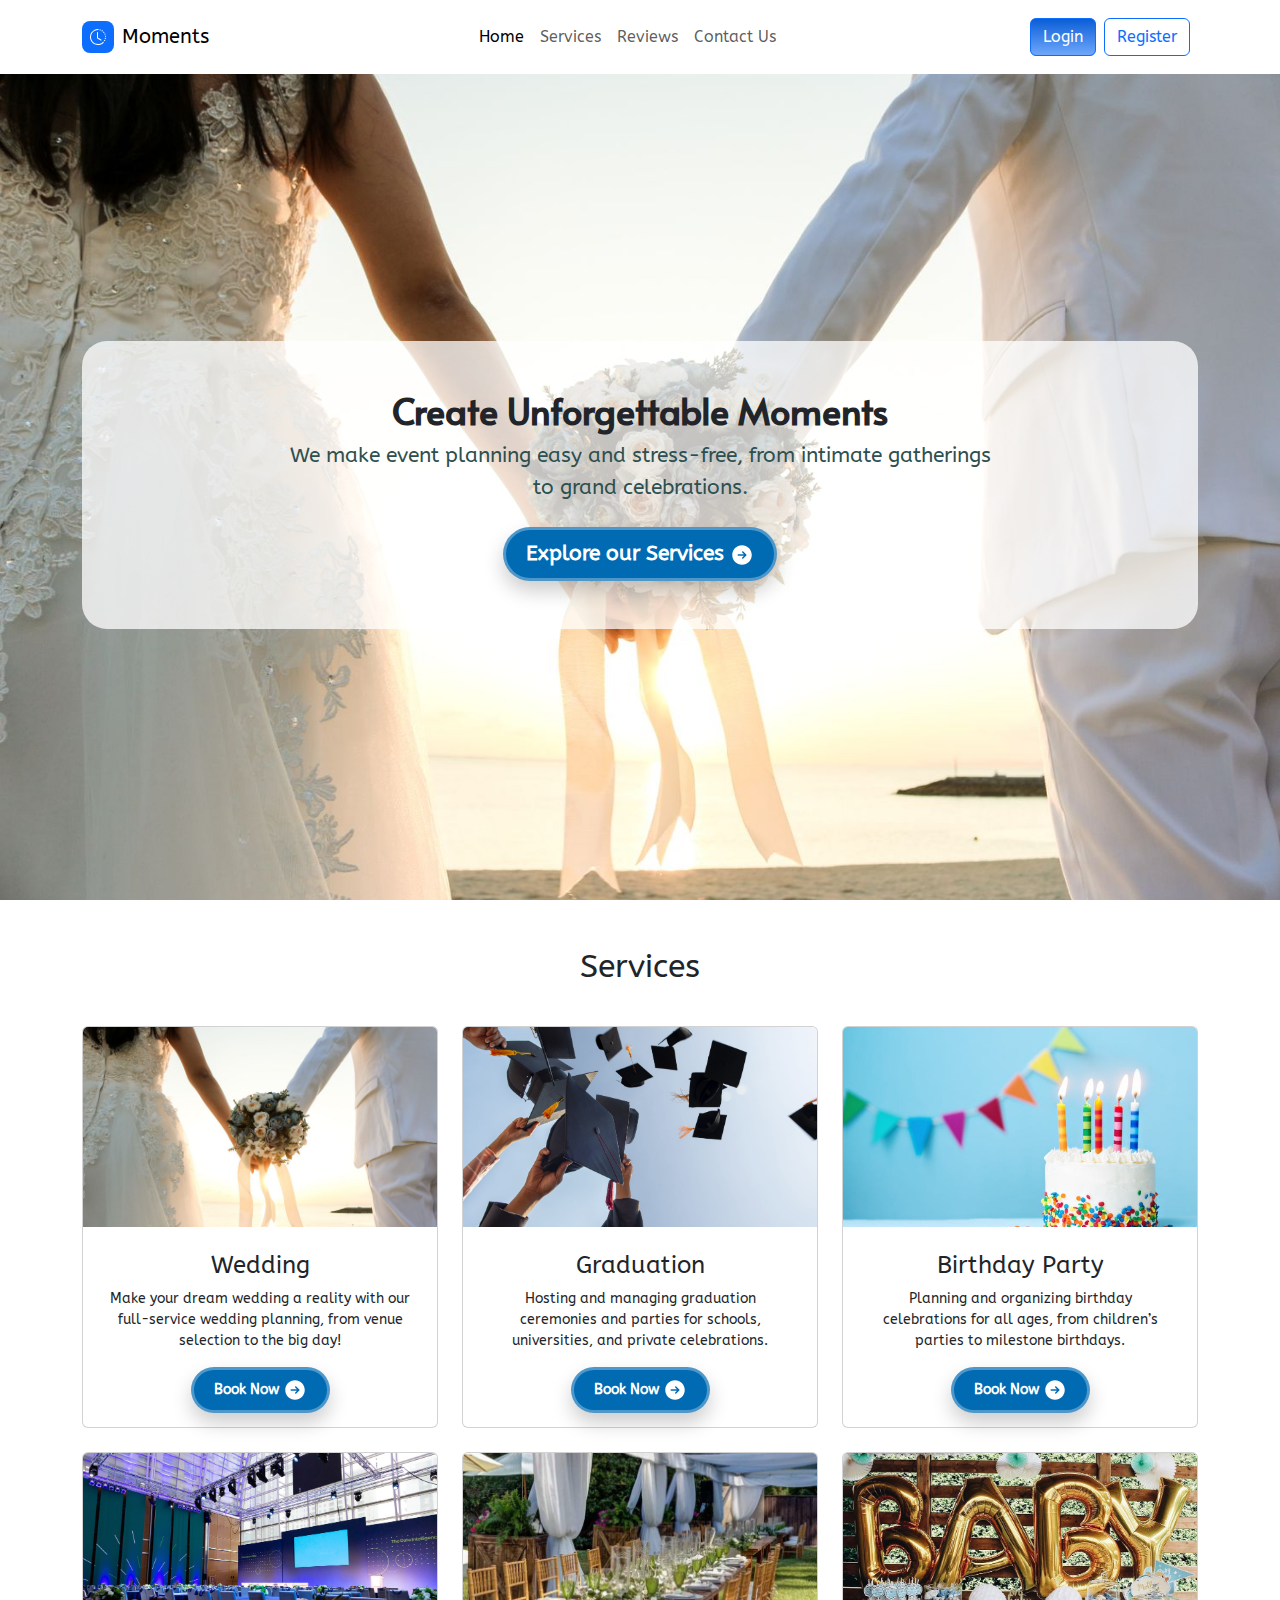
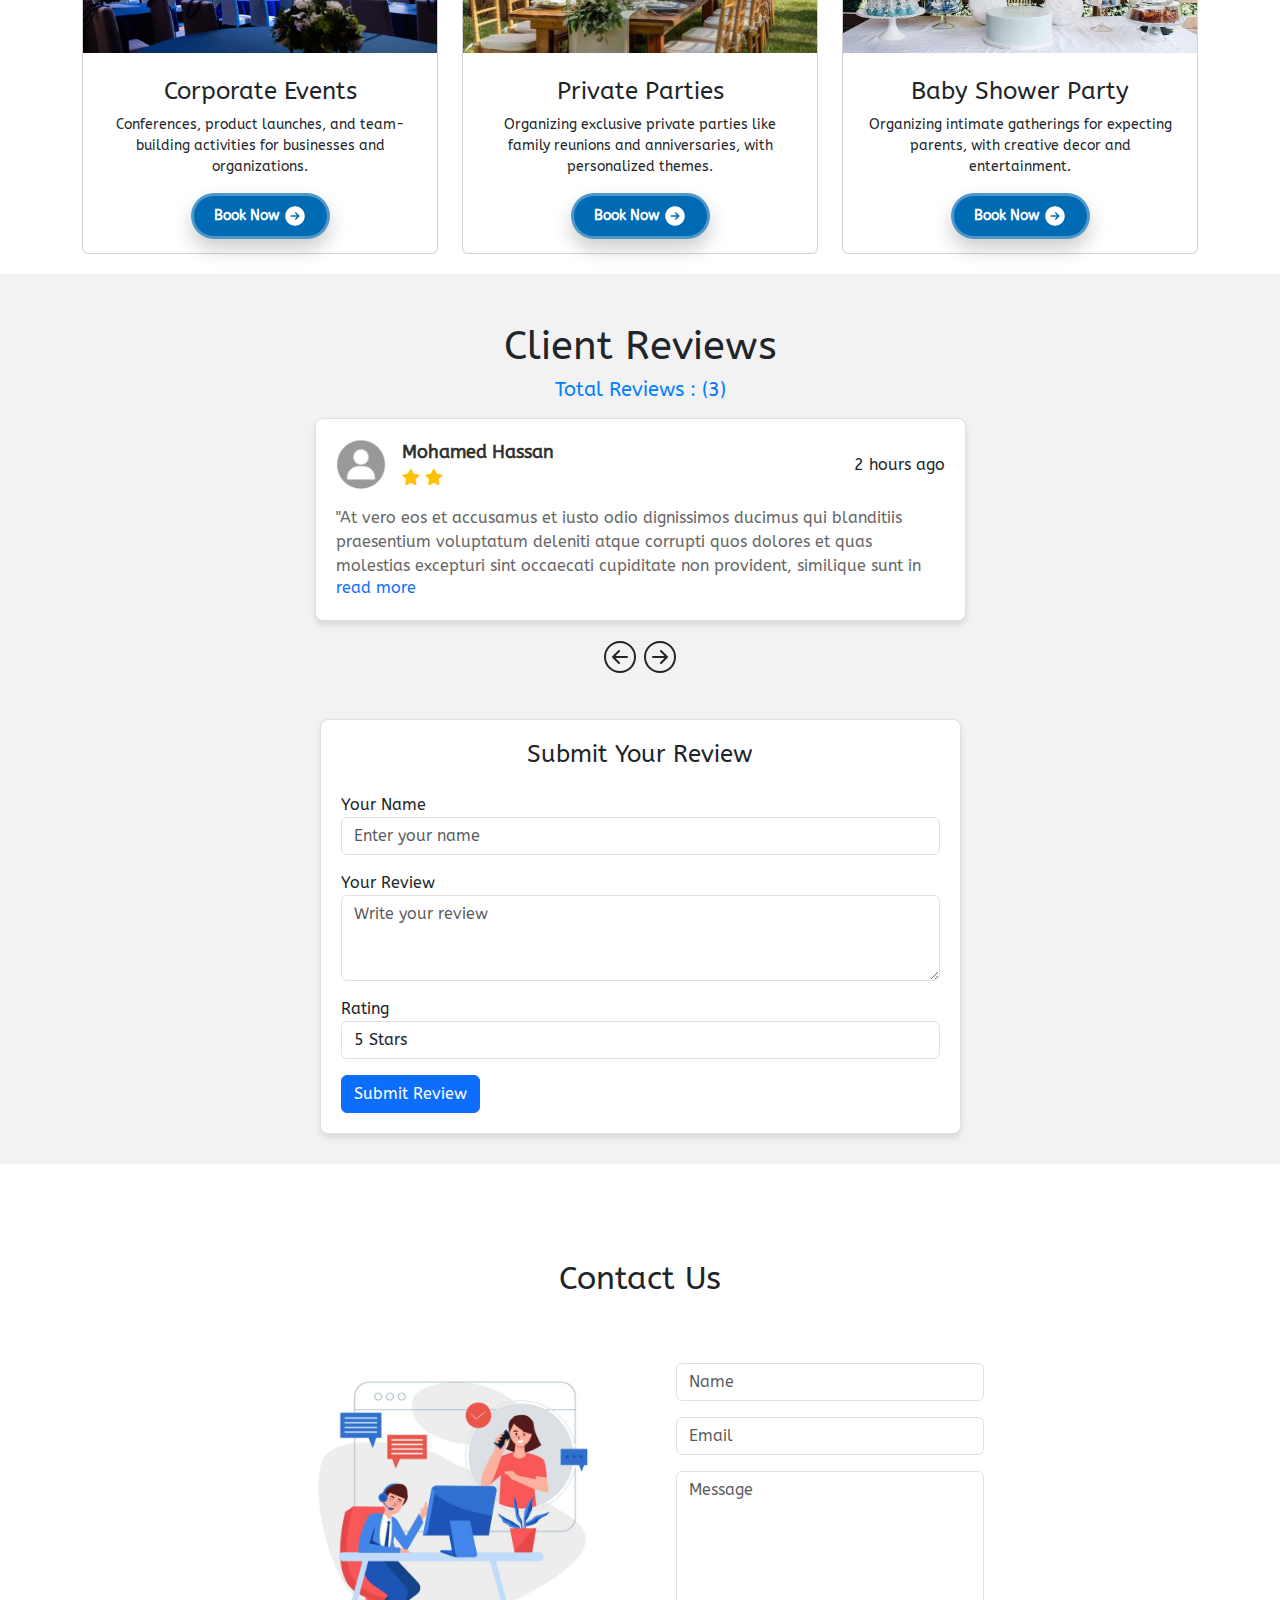
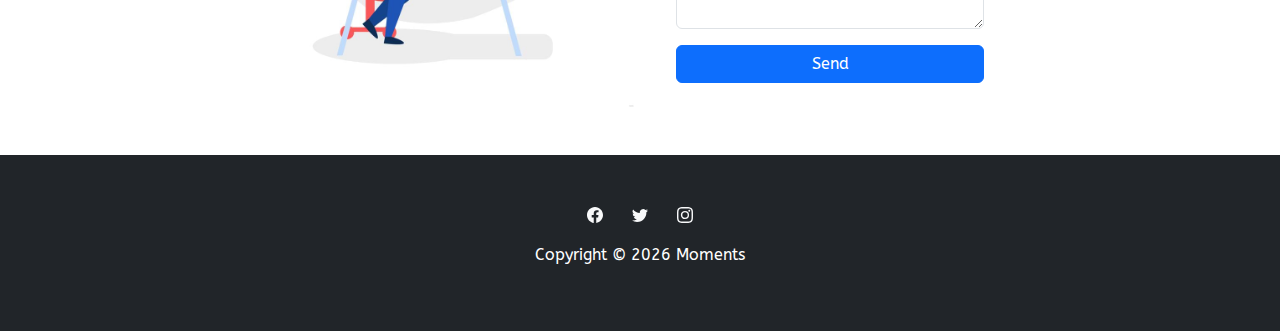
<file: index.html>
<!DOCTYPE html>
<html data-bs-theme="light" lang="en">

<head>
  <meta charset="utf-8">
  <meta name="viewport" content="width=device-width, initial-scale=1.0, shrink-to-fit=no">
  <title>Moments</title>
  <link rel="stylesheet" href="assets/bootstrap/css/bootstrap.min.css">
  <link rel="stylesheet" href="https://fonts.googleapis.com/css?family=ABeeZee&amp;display=swap">
  <link rel="stylesheet" href="https://fonts.googleapis.com/css?family=ADLaM+Display&amp;display=swap">
  <link rel="stylesheet" href="https://fonts.googleapis.com/css?family=Akshar&amp;display=swap">
  <link rel="stylesheet" href="https://fonts.googleapis.com/css?family=Alata&amp;display=swap">
  <link rel="stylesheet" href="https://fonts.googleapis.com/css?family=Allerta&amp;display=swap">
  <link rel="stylesheet" href="assets/fonts/fontawesome-all.min.css">
  <link rel="stylesheet" href="assets/css/nav.css">
  <link rel="stylesheet" href="assets/css/styles.css">
  <link rel="icon" href="assets/img/favicon.ico" type="image/x-icon">
</head>

<body>
  <nav class="navbar navbar-expand-md fixed-top bg-body py-3">
    <div class="container"><a class="navbar-brand d-flex align-items-center" href="index.html"><span
          class="bs-icon-sm bs-icon-rounded bs-icon-primary d-flex justify-content-center align-items-center me-2 bs-icon"><svg
            xmlns="http://www.w3.org/2000/svg" width="1em" height="1em" fill="currentColor" viewBox="0 0 16 16"
            class="bi bi-clock-history">
            <path
              d="M8.515 1.019A7 7 0 0 0 8 1V0a8 8 0 0 1 .589.022zm2.004.45a7.003 7.003 0 0 0-.985-.299l.219-.976c.383.086.76.2 1.126.342zm1.37.71a7.01 7.01 0 0 0-.439-.27l.493-.87a8.025 8.025 0 0 1 .979.654l-.615.789a6.996 6.996 0 0 0-.418-.302zm1.834 1.79a6.99 6.99 0 0 0-.653-.796l.724-.69c.27.285.52.59.747.91l-.818.576zm.744 1.352a7.08 7.08 0 0 0-.214-.468l.893-.45a7.976 7.976 0 0 1 .45 1.088l-.95.313a7.023 7.023 0 0 0-.179-.483m.53 2.507a6.991 6.991 0 0 0-.1-1.025l.985-.17c.067.386.106.778.116 1.17l-1 .025zm-.131 1.538c.033-.17.06-.339.081-.51l.993.123a7.957 7.957 0 0 1-.23 1.155l-.964-.267c.046-.165.086-.332.12-.501zm-.952 2.379c.184-.29.346-.594.486-.908l.914.405c-.16.36-.345.706-.555 1.038l-.845-.535m-.964 1.205c.122-.122.239-.248.35-.378l.758.653a8.073 8.073 0 0 1-.401.432l-.707-.707z">
            </path>
            <path d="M8 1a7 7 0 1 0 4.95 11.95l.707.707A8.001 8.001 0 1 1 8 0z"></path>
            <path
              d="M7.5 3a.5.5 0 0 1 .5.5v5.21l3.248 1.856a.5.5 0 0 1-.496.868l-3.5-2A.5.5 0 0 1 7 9V3.5a.5.5 0 0 1 .5-.5">
            </path>
          </svg></span><span>Moments</span></a><button data-bs-toggle="collapse" class="navbar-toggler"
        data-bs-target="#navcol-3"><span class="visually-hidden">Toggle navigation</span><span
          class="navbar-toggler-icon"></span></button>
      <div class="collapse navbar-collapse" id="navcol-3">
        <ul class="navbar-nav mx-auto">
          <li class="nav-item"><a class="nav-link active" href="#hero-section">Home</a></li>
          <li class="nav-item"><a class="nav-link" href="#services">Services</a></li>
          <li class="nav-item"><a class="nav-link" href="#reviews">Reviews</a></li>
          <li class="nav-item"></li>
          <li class="nav-item"><a class="nav-link" href="#contact">Contact Us</a></li>
          <li class="nav-item"></li>
          <li class="nav-item"></li>
          <li class="nav-item"></li>
        </ul><a href="login.html"><button class="btn btn-primary nav-btn" type="button"
            style="background: linear-gradient(var(--bs-btn-hover-bg), #6ea7fb 100%), rgb(13, 110, 253);border-radius: 6px;">Login</button></a><a
          href="register.html"><button class="btn nav-btn btn-outline-primary" type="button">Register</button></a>
      </div>
    </div>
  </nav>

  <main>
    <div id="hero-section">
      <div class="container">
        <section class="hero-banner py-5">
          <div class="container h-100">
            <div class="row h-100">
              <div
                class="col-md-10 col-xl-8 text-center d-flex d-sm-flex d-md-flex justify-content-center align-items-center mx-auto justify-content-md-start align-items-md-center justify-content-xl-center">
                <div>
                  <h1 class="fw-bold mb-3++" style="font-size: 36.1px;font-family: Alata, sans-serif;">Create
                    Unforgettable Moments</h1>
                  <p class="mb-4">We make event planning easy and stress-free, from intimate gatherings to grand
                    celebrations.</p><a href="#services"><button class="button book-btn">
                      Explore our Services
                      <svg fill="currentColor" viewBox="0 0 24 24" class="icon">
                        <path clip-rule="evenodd"
                          d="M12 2.25c-5.385 0-9.75 4.365-9.75 9.75s4.365 9.75 9.75 9.75 9.75-4.365 9.75-9.75S17.385 2.25 12 2.25zm4.28 10.28a.75.75 0 000-1.06l-3-3a.75.75 0 10-1.06 1.06l1.72 1.72H8.25a.75.75 0 000 1.5h5.69l-1.72 1.72a.75.75 0 101.06 1.06l3-3z"
                          fill-rule="evenodd"></path>
                      </svg>
                    </button></a>
                </div>
              </div>
            </div>
          </div>
        </section>
      </div>
    </div>
    <div id="services" class="text-center">
      <div class="container">
        <h2>Services</h2>
        <div class="row gy-4 row-cols-1 row-cols-md-2 row-cols-xl-3">
          <div class="col">
            <div class="card"><img class="card-img-top w-100 d-block fit-cover" style="height: 200px;"
                src="assets/img/wedding.jpg">
              <div class="card-body p-4">
                <h4 class="card-title">Wedding</h4>
                <p class="card-text" style="font-size: 14px;">Make your dream wedding a reality with our full-service
                  wedding planning, from venue selection to the big day!</p><a href="book.html"><button
                    class="button book-btn">
                    Book Now
                    <svg fill="currentColor" viewBox="0 0 24 24" class="icon">
                      <path clip-rule="evenodd"
                        d="M12 2.25c-5.385 0-9.75 4.365-9.75 9.75s4.365 9.75 9.75 9.75 9.75-4.365 9.75-9.75S17.385 2.25 12 2.25zm4.28 10.28a.75.75 0 000-1.06l-3-3a.75.75 0 10-1.06 1.06l1.72 1.72H8.25a.75.75 0 000 1.5h5.69l-1.72 1.72a.75.75 0 101.06 1.06l3-3z"
                        fill-rule="evenodd"></path>
                    </svg>
                  </button></a>
              </div>
            </div>
          </div>
          <div class="col">
            <div class="card"><img class="card-img-top w-100 d-block fit-cover" style="height: 200px;"
                src="assets/img/graduation.jpg">
              <div class="card-body p-4">
                <h4 class="card-title">Graduation</h4>
                <p class="card-text" style="font-size: 14px;">Hosting and managing graduation ceremonies and parties for
                  schools, universities, and private celebrations.</p><a href="book.html"
                  style="color: rgb(0,103,255);"><button class="button book-btn">
                    Book Now
                    <svg fill="currentColor" viewBox="0 0 24 24" class="icon">
                      <path clip-rule="evenodd"
                        d="M12 2.25c-5.385 0-9.75 4.365-9.75 9.75s4.365 9.75 9.75 9.75 9.75-4.365 9.75-9.75S17.385 2.25 12 2.25zm4.28 10.28a.75.75 0 000-1.06l-3-3a.75.75 0 10-1.06 1.06l1.72 1.72H8.25a.75.75 0 000 1.5h5.69l-1.72 1.72a.75.75 0 101.06 1.06l3-3z"
                        fill-rule="evenodd"></path>
                    </svg>
                  </button></a>
              </div>
            </div>
          </div>
          <div class="col">
            <div class="card"><img class="card-img-top w-100 d-block fit-cover" style="height: 200px;"
                src="assets/img/birthday.jpg">
              <div class="card-body p-4">
                <h4 class="card-title">Birthday Party</h4>
                <p class="card-text" style="font-size: 14px;">Planning and organizing birthday celebrations for all
                  ages, from children’s parties to milestone birthdays.</p><a href="book.html"><button
                    class="button book-btn">
                    Book Now
                    <svg fill="currentColor" viewBox="0 0 24 24" class="icon">
                      <path clip-rule="evenodd"
                        d="M12 2.25c-5.385 0-9.75 4.365-9.75 9.75s4.365 9.75 9.75 9.75 9.75-4.365 9.75-9.75S17.385 2.25 12 2.25zm4.28 10.28a.75.75 0 000-1.06l-3-3a.75.75 0 10-1.06 1.06l1.72 1.72H8.25a.75.75 0 000 1.5h5.69l-1.72 1.72a.75.75 0 101.06 1.06l3-3z"
                        fill-rule="evenodd"></path>
                    </svg>
                  </button></a>
              </div>
            </div>
          </div>
          <div class="col">
            <div class="card"><img class="card-img-top w-100 d-block fit-cover" style="height: 200px;"
                src="assets/img/corporate-events.jpg">
              <div class="card-body p-4">
                <h4 class="card-title">Corporate Events</h4>
                <p class="card-text" style="font-size: 14px;">Conferences, product launches, and team-building
                  activities for businesses and organizations.</p><a href="book.html"><button class="button book-btn">
                    Book Now
                    <svg fill="currentColor" viewBox="0 0 24 24" class="icon">
                      <path clip-rule="evenodd"
                        d="M12 2.25c-5.385 0-9.75 4.365-9.75 9.75s4.365 9.75 9.75 9.75 9.75-4.365 9.75-9.75S17.385 2.25 12 2.25zm4.28 10.28a.75.75 0 000-1.06l-3-3a.75.75 0 10-1.06 1.06l1.72 1.72H8.25a.75.75 0 000 1.5h5.69l-1.72 1.72a.75.75 0 101.06 1.06l3-3z"
                        fill-rule="evenodd"></path>
                    </svg>
                  </button></a>
              </div>
            </div>
          </div>
          <div class="col">
            <div class="card"><img class="card-img-top w-100 d-block fit-cover" style="height: 200px;"
                src="assets/img/private-parties.jpg">
              <div class="card-body p-4">
                <h4 class="card-title">Private Parties</h4>
                <p class="card-text" style="font-size: 14px;">Organizing exclusive private parties like family reunions
                  and anniversaries, with personalized themes.</p><a href="book.html"><button class="button book-btn">
                    Book Now
                    <svg fill="currentColor" viewBox="0 0 24 24" class="icon">
                      <path clip-rule="evenodd"
                        d="M12 2.25c-5.385 0-9.75 4.365-9.75 9.75s4.365 9.75 9.75 9.75 9.75-4.365 9.75-9.75S17.385 2.25 12 2.25zm4.28 10.28a.75.75 0 000-1.06l-3-3a.75.75 0 10-1.06 1.06l1.72 1.72H8.25a.75.75 0 000 1.5h5.69l-1.72 1.72a.75.75 0 101.06 1.06l3-3z"
                        fill-rule="evenodd"></path>
                    </svg>
                  </button></a>
              </div>
            </div>
          </div>
          <div class="col">
            <div class="card"><img class="card-img-top w-100 d-block fit-cover" style="height: 200px;"
                src="assets/img/baby-shower.jpg">
              <div class="card-body p-4">
                <h4 class="card-title">Baby Shower Party</h4>
                <p class="card-text" style="font-size: 14px;">Organizing intimate gatherings for expecting parents, with
                  creative decor and entertainment.</p><a href="book.html"><button class="button book-btn">
                    Book Now
                    <svg fill="currentColor" viewBox="0 0 24 24" class="icon">
                      <path clip-rule="evenodd"
                        d="M12 2.25c-5.385 0-9.75 4.365-9.75 9.75s4.365 9.75 9.75 9.75 9.75-4.365 9.75-9.75S17.385 2.25 12 2.25zm4.28 10.28a.75.75 0 000-1.06l-3-3a.75.75 0 10-1.06 1.06l1.72 1.72H8.25a.75.75 0 000 1.5h5.69l-1.72 1.72a.75.75 0 101.06 1.06l3-3z"
                        fill-rule="evenodd"></path>
                    </svg>
                  </button></a>
              </div>
            </div>
          </div>
        </div>
      </div>
    </div>
    <div id="reviews" class="pt-5">
      <div class="container">
        <h1 class="text-center">Client Reviews</h1>
        <h5 class="text-center mb-3"><span style="color: rgb(0, 128, 255);">Total Reviews : (</span><span
            id="reviews-no"><span style="color: rgb(0, 128, 255);">0</span></span><span
            style="color: rgb(0, 128, 255);">)</span></h5>
        <div class="align-items-center" id="clients-reviews">
          <div class="col-md-7 col-lg-7 mx-auto">
            <div id="reviews-row">
              <div class="review-card">
                <div id="review-header" class="mb-3">
                  <div class="reviewer-info">
                    <img src="assets/img/avatar.jpg" class="profile-img" />
                    <div>
                      <div class="reviewer-name">Mazen Mohamed</div>
                      <div class="ml-2 review-rating">
                        <i class="fas fa-star"></i>
                        <i class="fas fa-star"></i>
                        <i class="fas fa-star"></i>
                        <i class="fas fa-star"></i>
                        <i class="fas fa-star"></i>
                      </div>
                    </div>
                  </div>
                  <div class="review-time">5 months ago</div>
                </div>
                <p class="review-content">
                  "At vero eos et accusamus et iusto odio dignissimos ducimus qui blanditiis praesentium voluptatum
                  deleniti atque corrupti quos dolores et quas molestias excepturi sint occaecati cupiditate non
                  provident, similique sunt in culpa qui officia deserunt mollitia animi, id est laborum et dolorum
                  fuga."
                </p>
                <span class="read-more">read more</span>
              </div>
              <div class="review-card">
                <div id="review-header" class="mb-3">
                  <div class="reviewer-info">
                    <img src="assets/img/avatar.jpg" class="profile-img" />
                    <div>
                      <div class="reviewer-name">Mohamed Hassan</div>
                      <div class="ml-2 review-rating">
                        <i class="fas fa-star"></i>
                        <i class="fas fa-star"></i>
                      </div>
                    </div>
                  </div>
                  <div class="review-time">2 hours ago</div>
                </div>
                <p class="review-content">
                  "At vero eos et accusamus et iusto odio dignissimos ducimus qui blanditiis praesentium voluptatum
                  deleniti atque corrupti quos dolores et quas molestias excepturi sint occaecati cupiditate non
                  provident, similique sunt in culpa qui officia deserunt mollitia animi, id est laborum et dolorum
                  fuga. Et harum quidem rerum facilis est et expedita distinctio. Nam libero tempore, cum soluta nobis
                  est eligendi optio cumque nihil impedit quo minus id quod maxime placeat facere possimus, omnis
                  voluptas assumenda est, omnis dolor repellendus. Temporibus autem quibusdam et aut officiis debitis
                  aut rerum necessitatibus saepe eveniet ut et voluptates repudiandae sint et molestiae non recusandae.
                  Itaque earum rerum hic tenetur a sapiente delectus, ut aut reiciendis voluptatibus maiores alias
                  consequatur aut perferendis doloribus asperiores repellat."
                </p>
                <span class="read-more">read more</span>
              </div>
              <div class="review-card">
                <div id="review-header" class="mb-3">
                  <div class="reviewer-info">
                    <img src="assets/img/avatar.jpg" class="profile-img" />
                    <div>
                      <div class="reviewer-name">Moussa Mohamed</div>
                      <div class="ml-2 review-rating">
                        <i class="fas fa-star"></i>
                        <i class="fas fa-star"></i>
                        <i class="fas fa-star"></i>
                        <i class="fas fa-star"></i>
                      </div>
                    </div>
                  </div>
                  <div class="review-time">15 Days ago</div>
                </div>
                <p class="review-content">
                  "At vero eos et accusamus et iusto odio dignissimos ducimus qui blanditiis praesentium voluptatum
                  deleniti atque corrupti quos dolores et quas molestias excepturi sint occaecati cupiditate non
                  provident, similique sunt in culpa qui officia deserunt mollitia animi, id est laborum et dolorum
                  fuga. Et harum quidem rerum facilis est et expedita distinctio. Nam libero tempore, cum soluta nobis
                  est eligendi optio cumque nihil impedit quo minus id quod maxime placeat facere possimus, omnis
                  voluptas assumenda est, omnis dolor repellendus. Temporibus autem quibusdam et aut officiis debitis
                  aut rerum necessitatibus saepe eveniet ut et voluptates repudiandae sint et molestiae non recusandae.
                  Itaque earum rerum hic tenetur a sapiente delectus, ut aut reiciendis voluptatibus maiores alias
                  consequatur aut perferendis doloribus asperiores repellat."
                </p>
                <span class="read-more">read more</span>
              </div>
            </div>
          </div>
          <div class="d-flex justify-content-center gap-2 mb-3">
            <div id="l" class="arrow"><svg xmlns="http://www.w3.org/2000/svg" width="1em" height="1em"
                fill="currentColor" viewBox="0 0 16 16" class="bi bi-arrow-left-circle" style="font-size: 32px;">
                <path fill-rule="evenodd"
                  d="M1 8a7 7 0 1 0 14 0A7 7 0 0 0 1 8m15 0A8 8 0 1 1 0 8a8 8 0 0 1 16 0m-4.5-.5a.5.5 0 0 1 0 1H5.707l2.147 2.146a.5.5 0 0 1-.708.708l-3-3a.5.5 0 0 1 0-.708l3-3a.5.5 0 1 1 .708.708L5.707 7.5z">
                </path>
              </svg></div>
            <div id="r" class="arrow"><svg xmlns="http://www.w3.org/2000/svg" width="1em" height="1em"
                fill="currentColor" viewBox="0 0 16 16" class="bi bi-arrow-right-circle" style="font-size: 32px;">
                <path fill-rule="evenodd"
                  d="M1 8a7 7 0 1 0 14 0A7 7 0 0 0 1 8m15 0A8 8 0 1 1 0 8a8 8 0 0 1 16 0M4.5 7.5a.5.5 0 0 0 0 1h5.793l-2.147 2.146a.5.5 0 0 0 .708.708l3-3a.5.5 0 0 0 0-.708l-3-3a.5.5 0 1 0-.708.708L10.293 7.5z">
                </path>
              </svg></div>
          </div>
        </div>
        <div class="row">
          <div class="col-md-7 mx-auto">
            <div class="form-section">
              <h4 class="text-center mb-4">Submit Your Review</h4>
              <form>
                <div class="form-group">
                  <label for="reviewer-name">Your Name</label>
                  <input type="text" class="form-control" id="reviewer-name" placeholder="Enter your name">
                </div>
                <div class="form-group">
                  <label for="review-content">Your Review</label>
                  <textarea class="form-control" id="review-content" rows="3"
                    placeholder="Write your review"></textarea>
                </div>
                <div class="form-group">
                  <label for="review-rating">Rating</label>
                  <select class="form-control" id="review-rating">
                    <option value="5">5 Stars</option>
                    <option value="4">4 Stars</option>
                    <option value="3">3 Stars</option>
                    <option value="2">2 Stars</option>
                    <option value="1">1 Star</option>
                  </select>
                </div>
                <button type="submit" class="btn btn-primary btn-block">Submit Review</button>
              </form>
            </div>
          </div>
        </div>
      </div>
    </div>
    <div id="contact" class="text-center">
      <section class="position-relative py-4 py-xl-5">
        <h2>Contact Us</h2>
        <div class="container position-relative">
          <div class="row d-flex justify-content-center">
            <div class="col col-xl-4 col-md-5" id="col-contact">
              <div></div>
            </div>
            <div class="col-xl-4 col-xl-4 col-md-5">
              <form class="p-3 p-xl-4" method="POST" action="https://api.web3forms.com/submit"><input type="hidden"
                  name="access_key" value="159ccb73-5993-4e33-ab0d-013157dda0cf">
                <div class="mb-3"><input class="form-control" type="text" id="name-1" name="name" placeholder="Name">
                </div>
                <div class="mb-3"><input class="form-control" type="email" id="email-1" name="email"
                    placeholder="Email"></div>
                <div class="mb-3"><textarea class="form-control" id="message-1" name="message" rows="6"
                    placeholder="Message"></textarea></div>
                <div><button class="btn btn-primary d-block w-100" type="submit">Send </button></div>
              </form>
              <div></div>
            </div>
          </div>
        </div>
      </section>
    </div>
  </main>

  <footer class="text-center bg-dark">
    <div class="container text-white py-4 py-lg-5">
      <ul class="list-inline">
        <li class="list-inline-item me-4"><svg xmlns="http://www.w3.org/2000/svg" width="1em" height="1em"
            fill="currentColor" viewBox="0 0 16 16" class="bi bi-facebook text-light">
            <path
              d="M16 8.049c0-4.446-3.582-8.05-8-8.05C3.58 0-.002 3.603-.002 8.05c0 4.017 2.926 7.347 6.75 7.951v-5.625h-2.03V8.05H6.75V6.275c0-2.017 1.195-3.131 3.022-3.131.876 0 1.791.157 1.791.157v1.98h-1.009c-.993 0-1.303.621-1.303 1.258v1.51h2.218l-.354 2.326H9.25V16c3.824-.604 6.75-3.934 6.75-7.951">
            </path>
          </svg></li>
        <li class="list-inline-item me-4"><svg xmlns="http://www.w3.org/2000/svg" width="1em" height="1em"
            fill="currentColor" viewBox="0 0 16 16" class="bi bi-twitter text-light">
            <path
              d="M5.026 15c6.038 0 9.341-5.003 9.341-9.334 0-.14 0-.282-.006-.422A6.685 6.685 0 0 0 16 3.542a6.658 6.658 0 0 1-1.889.518 3.301 3.301 0 0 0 1.447-1.817 6.533 6.533 0 0 1-2.087.793A3.286 3.286 0 0 0 7.875 6.03a9.325 9.325 0 0 1-6.767-3.429 3.289 3.289 0 0 0 1.018 4.382A3.323 3.323 0 0 1 .64 6.575v.045a3.288 3.288 0 0 0 2.632 3.218 3.203 3.203 0 0 1-.865.115 3.23 3.23 0 0 1-.614-.057 3.283 3.283 0 0 0 3.067 2.277A6.588 6.588 0 0 1 .78 13.58a6.32 6.32 0 0 1-.78-.045A9.344 9.344 0 0 0 5.026 15">
            </path>
          </svg></li>
        <li class="list-inline-item"><svg xmlns="http://www.w3.org/2000/svg" width="1em" height="1em"
            fill="currentColor" viewBox="0 0 16 16" class="bi bi-instagram text-light">
            <path
              d="M8 0C5.829 0 5.556.01 4.703.048 3.85.088 3.269.222 2.76.42a3.917 3.917 0 0 0-1.417.923A3.927 3.927 0 0 0 .42 2.76C.222 3.268.087 3.85.048 4.7.01 5.555 0 5.827 0 8.001c0 2.172.01 2.444.048 3.297.04.852.174 1.433.372 1.942.205.526.478.972.923 1.417.444.445.89.719 1.416.923.51.198 1.09.333 1.942.372C5.555 15.99 5.827 16 8 16s2.444-.01 3.298-.048c.851-.04 1.434-.174 1.943-.372a3.916 3.916 0 0 0 1.416-.923c.445-.445.718-.891.923-1.417.197-.509.332-1.09.372-1.942C15.99 10.445 16 10.173 16 8s-.01-2.445-.048-3.299c-.04-.851-.175-1.433-.372-1.941a3.926 3.926 0 0 0-.923-1.417A3.911 3.911 0 0 0 13.24.42c-.51-.198-1.092-.333-1.943-.372C10.443.01 10.172 0 7.998 0h.003zm-.717 1.442h.718c2.136 0 2.389.007 3.232.046.78.035 1.204.166 1.486.275.373.145.64.319.92.599.28.28.453.546.598.92.11.281.24.705.275 1.485.039.843.047 1.096.047 3.231s-.008 2.389-.047 3.232c-.035.78-.166 1.203-.275 1.485a2.47 2.47 0 0 1-.599.919c-.28.28-.546.453-.92.598-.28.11-.704.24-1.485.276-.843.038-1.096.047-3.232.047s-2.39-.009-3.233-.047c-.78-.036-1.203-.166-1.485-.276a2.478 2.478 0 0 1-.92-.598 2.48 2.48 0 0 1-.6-.92c-.109-.281-.24-.705-.275-1.485-.038-.843-.046-1.096-.046-3.233 0-2.136.008-2.388.046-3.231.036-.78.166-1.204.276-1.486.145-.373.319-.64.599-.92.28-.28.546-.453.92-.598.282-.11.705-.24 1.485-.276.738-.034 1.024-.044 2.515-.045v.002zm4.988 1.328a.96.96 0 1 0 0 1.92.96.96 0 0 0 0-1.92zm-4.27 1.122a4.109 4.109 0 1 0 0 8.217 4.109 4.109 0 0 0 0-8.217zm0 1.441a2.667 2.667 0 1 1 0 5.334 2.667 2.667 0 0 1 0-5.334">
            </path>
          </svg></li>
      </ul>
      <p id="footer-p">Copyright © 2024 Moments</p>
    </div>
  </footer>

  <script src="assets/bootstrap/js/bootstrap.min.js"></script>
  <script src="assets/js/footer.js"></script>
  <script src="assets/js/reviews.js"></script>
  <script src="assets/js/scroll.js"></script>
</body>

</html>
</file>
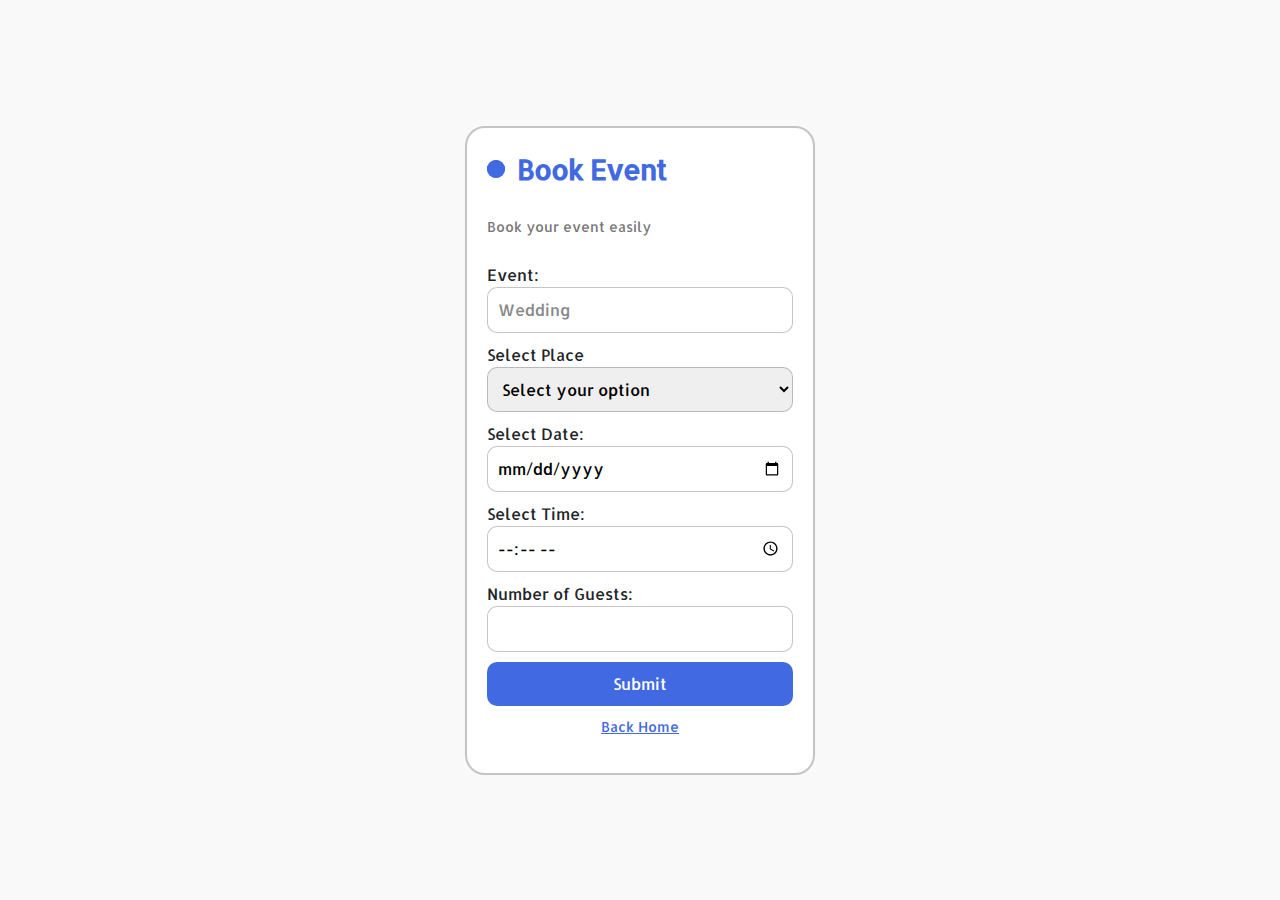
<file: book.html>
<!DOCTYPE html>
<html data-bs-theme="light" lang="en">

<head>
    <meta charset="utf-8">
    <meta name="viewport" content="width=device-width, initial-scale=1.0, shrink-to-fit=no">
    <title>Moments | book event</title>
    <link rel="stylesheet" href="assets/bootstrap/css/bootstrap.min.css">
    <link rel="stylesheet" href="https://fonts.googleapis.com/css?family=ABeeZee&amp;display=swap">
    <link rel="stylesheet" href="https://fonts.googleapis.com/css?family=ADLaM+Display&amp;display=swap">
    <link rel="stylesheet" href="https://fonts.googleapis.com/css?family=Akshar&amp;display=swap">
    <link rel="stylesheet" href="https://fonts.googleapis.com/css?family=Alata&amp;display=swap">
    <link rel="stylesheet" href="https://fonts.googleapis.com/css?family=Allerta&amp;display=swap">
    <link rel="stylesheet" href="assets/css/forms.css">
    <link rel='icon' href="assets/img/favicon.ico" type='image/x-icon'>
</head>

<body>
    <div id="book-event"><form class="form">
  <p class="title">Book Event</p>
  <p class="message">Book your event easily</p>
    <label for="name">Event:
        <input type="text" class ="input event-name" value="Wedding"readonly>  </label>
  <label for="place">Select Place
    <select name="place" id="place" class="input" required>
      <option value="" disabled selected>Select your option</option>
      <option value="Fairmont">Fairmont</option>
      <option value="Conrad">Conrad</option>
      <option value="4season">4 Seasons</option>
      <option value="Hilton">Hilton</option>
    </select>
  </label>
  <label>Select Date:
    <div style="position: relative">
      <input type="date" class="input" id="event-date" required />
    </div>
  </label>
  <label>Select Time:
    <div style="position: relative">
      <input type="time" class="input" required />
    </div>
  </label>
  <label for="guestsNumber">Number of Guests:
    <input type="number" name="guest" id="guestsNumber" class="input" id="guestsNumber" required />
  </label>
  <button class="submit">Submit</button>
  <p class="signin"><a href="index.html">Back Home</a></p>
</form>
</div>
    <script src="assets/bootstrap/js/bootstrap.min.js"></script>
    <script src="assets/js/book.js"></script>
</body>
</html>
</file>
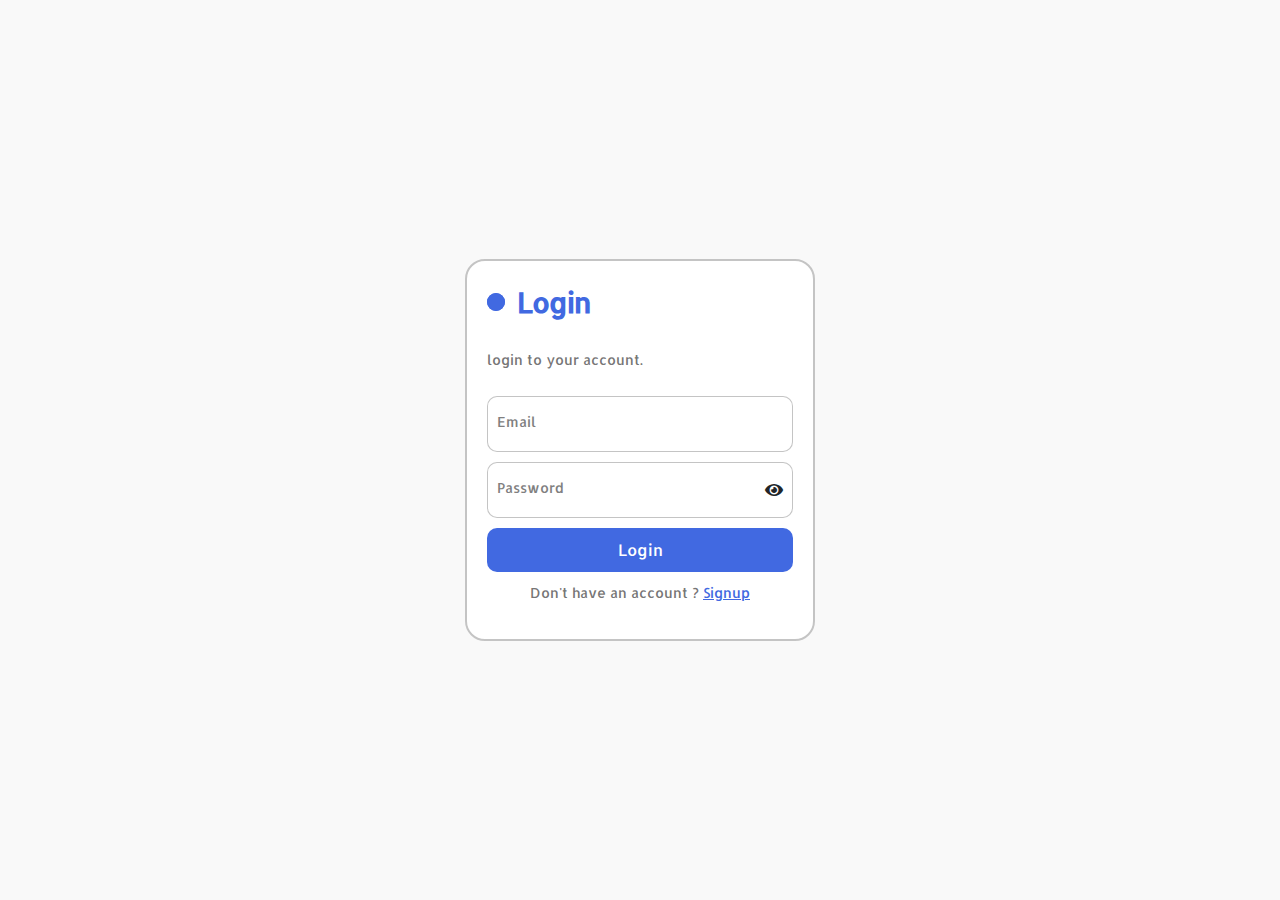
<file: login.html>
<!DOCTYPE html>
<html data-bs-theme="light" lang="en">

<head>
    <meta charset="utf-8">
    <meta name="viewport" content="width=device-width, initial-scale=1.0, shrink-to-fit=no">
    <title>Moments | Login</title>
    <link rel="stylesheet" href="assets/bootstrap/css/bootstrap.min.css">
    <link rel="stylesheet" href="https://fonts.googleapis.com/css?family=ABeeZee&amp;display=swap">
    <link rel="stylesheet" href="https://fonts.googleapis.com/css?family=ADLaM+Display&amp;display=swap">
    <link rel="stylesheet" href="https://fonts.googleapis.com/css?family=Akshar&amp;display=swap">
    <link rel="stylesheet" href="https://fonts.googleapis.com/css?family=Alata&amp;display=swap">
    <link rel="stylesheet" href="https://fonts.googleapis.com/css?family=Allerta&amp;display=swap">
    <link rel="stylesheet" href="assets/fonts/fontawesome-all.min.css">
    <link rel="stylesheet" href="assets/css/forms.css">
    <link rel='icon' href="assets/img/favicon.ico" type='image/x-icon'>
</head>

<body>
    <div class="d-flex justify-content-center align-items-center align-content-center align-self-center d-flex justify-content-center" id="login">    <form class="form">
        <p class="title">Login </p>
        <p class="message">login to your account. </p>
        <label><input class="input" required placeholder type="email" /><span>Email</span></label>
        <label><input class="input" required placeholder type="password" /><span>Password</span><i class="fas fa-eye toggle-password" style="position: absolute; right: 10px; top: 50%; transform: translateY(-50%); cursor: pointer;"></i></label>

        <button class="submit">Login</button>
        <p class="signin">Don't have an account ? <a href="register.html">Signup</a></p>
    </form></div>
    <script src="assets/bootstrap/js/bootstrap.min.js"></script>
    <script src="assets/js/passwordEye.js"></script>
</body>

</html>
</file>
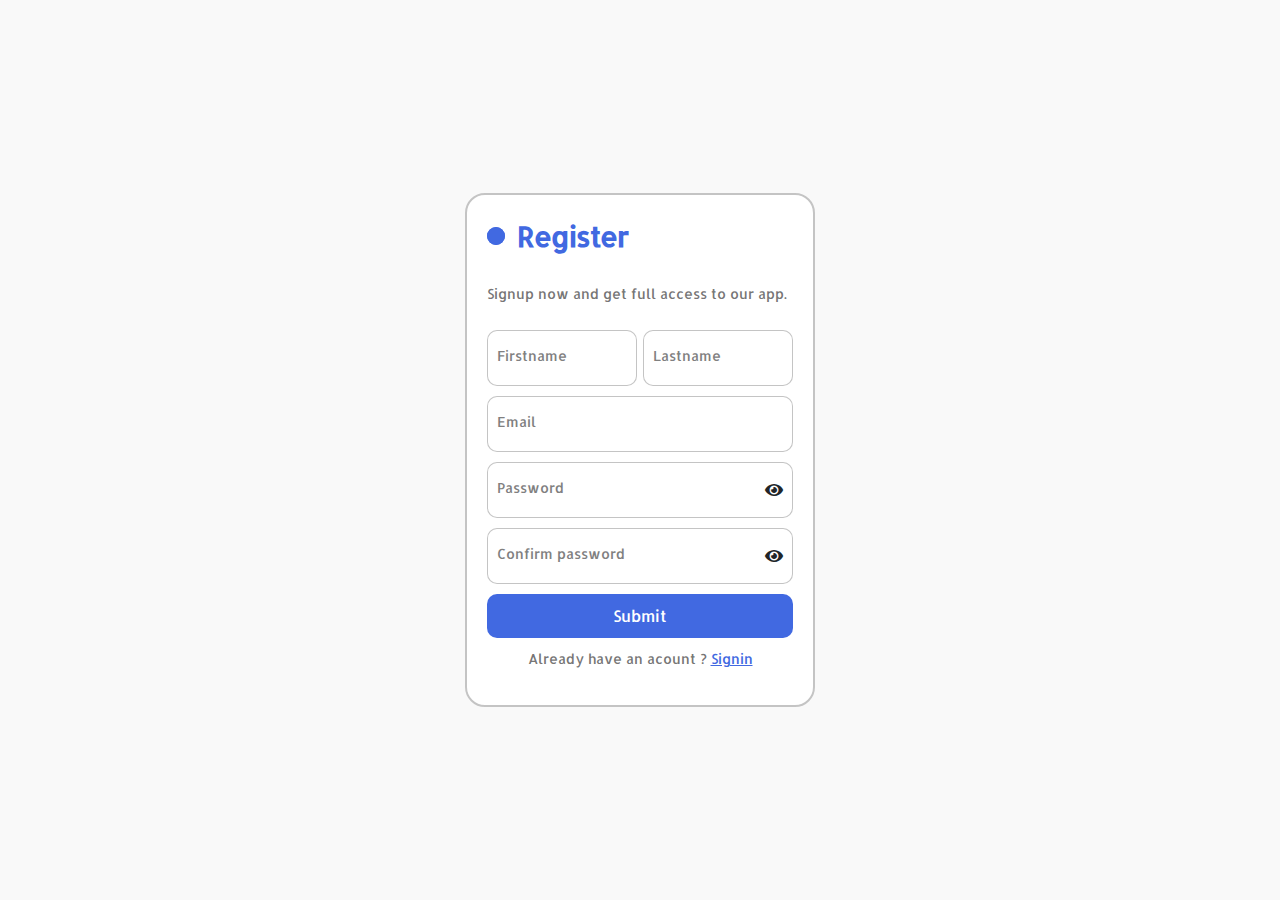
<file: register.html>
<!DOCTYPE html>
<html data-bs-theme="light" lang="en">

<head>
    <meta charset="utf-8">
    <meta name="viewport" content="width=device-width, initial-scale=1.0, shrink-to-fit=no">
    <title>Moments | register</title>
    <link rel="stylesheet" href="assets/bootstrap/css/bootstrap.min.css">
    <link rel="stylesheet" href="https://fonts.googleapis.com/css?family=ABeeZee&amp;display=swap">
    <link rel="stylesheet" href="https://fonts.googleapis.com/css?family=ADLaM+Display&amp;display=swap">
    <link rel="stylesheet" href="https://fonts.googleapis.com/css?family=Akshar&amp;display=swap">
    <link rel="stylesheet" href="https://fonts.googleapis.com/css?family=Alata&amp;display=swap">
    <link rel="stylesheet" href="https://fonts.googleapis.com/css?family=Allerta&amp;display=swap">
    <link rel="stylesheet" href="assets/fonts/fontawesome-all.min.css">
    <link rel="stylesheet" href="assets/css/forms.css">
    <link rel="icon" href="assets/img/favicon.ico">
</head>

<body>
    <div class="d-flex justify-content-center align-items-center" id="register">    <form class="form" id="registerForm">
        <p class="title">Register </p>
        <p class="message">Signup now and get full access to our app. </p>
        <div class="flex"><label><input class="input" required placeholder type="text" /><span>Firstname</span></label><label><input class="input" required placeholder type="text" /><span>Lastname</span></label></div><label><input class="input" required placeholder type="email" /><span>Email</span></label><label>
                <div style="position: relative;">
                    <input id="password" class="input" required type="password" />
                    <span>Password</span>
                    <i class="fas fa-eye toggle-password" style="position: absolute; right: 10px; top: 50%; transform: translateY(-50%); cursor: pointer;"></i>
                </div>
            </label>
            <label>
                <div style="position: relative;">
                    <input id="confirm_password" class="input" required type="password" />
                    <span>Confirm password</span>
                    <i class="fas fa-eye toggle-password" style="position: absolute; right: 10px; top: 50%; transform: translateY(-50%); cursor: pointer;"></i>
                </div>
            </label>
            <!-- Error message placeholder -->
            <p id="error-message" style="color: red; display: none;">Passwords do not match!</p>
<button class="submit">Submit</button>
        <p class="signin">Already have an acount ? <a href="login.html">Signin</a></p>
    </form></div>
    <script src="assets/bootstrap/js/bootstrap.min.js"></script>
    <script src="assets/js/password.js"></script>
    <script src="assets/js/passwordEye.js"></script>
</body>

</html>
</file>
<file: assets/css/nav.css>
.bs-icon {
  --bs-icon-size: .75rem;
  display: flex;
  flex-shrink: 0;
  justify-content: center;
  align-items: center;
  font-size: var(--bs-icon-size);
  width: calc(var(--bs-icon-size) * 2);
  height: calc(var(--bs-icon-size) * 2);
  color: var(--bs-primary);
}

.bs-icon-xs {
  --bs-icon-size: 1rem;
  width: calc(var(--bs-icon-size) * 1.5);
  height: calc(var(--bs-icon-size) * 1.5);
}

.bs-icon-sm {
  --bs-icon-size: 1rem;
}

.bs-icon-md {
  --bs-icon-size: 1.5rem;
}

.bs-icon-lg {
  --bs-icon-size: 2rem;
}

.bs-icon-xl {
  --bs-icon-size: 2.5rem;
}

.bs-icon.bs-icon-primary {
  color: var(--bs-white);
  background: var(--bs-primary);
}

.bs-icon.bs-icon-primary-light {
  color: var(--bs-primary);
  background: rgba(var(--bs-primary-rgb), .2);
}

.bs-icon.bs-icon-semi-white {
  color: var(--bs-primary);
  background: rgba(255, 255, 255, .5);
}

.bs-icon.bs-icon-rounded {
  border-radius: .5rem;
}

.bs-icon.bs-icon-circle {
  border-radius: 50%;
}

.nav-btn {
  margin-right: 0.5rem;
}

.nav-btn:hover {
  background: white;
  color: #ccc;
}
</file>
<file: assets/css/styles.css>
body {
  font-family: 'ABeeZee';
}

main {
  margin-top: 70px;
}

h2 {
  padding-top: 3rem;
  padding-bottom: 2rem;
}

/* ******************************************************************* */

/* button */

.button {
  position: relative;
  transition: all 0.3s ease-in-out;
  box-shadow: 0px 10px 20px rgba(0, 0, 0, 0.2);
  padding-block: 0.5rem;
  padding-inline: 1.25rem;
  background-color: rgb(0 107 179);
  border-radius: 9999px;
  cursor: pointer;
  color: #ffff;
  gap: 10px;
  font-weight: bold;
  border: 3px solid #ffffff4d;
  outline: none;
  overflow: hidden;
  font-size: 14px;
}

.icon {
  width: 24px;
  height: 24px;
  transition: all 0.3s ease-in-out;
}

.button:hover {
  transform: scale(1.05);
  border-color: #fff9;
}

.button:hover .icon {
  transform: translate(4px);
}

.button:hover::before {
  animation: shine 1.5s ease-out infinite;
}

.button::before {
  content: "";
  position: absolute;
  width: 100px;
  height: 100%;
  background-image: linear-gradient( 120deg, rgba(255, 255, 255, 0) 30%, rgba(255, 255, 255, 0.8), rgba(255, 255, 255, 0) 70% );
  top: 0;
  left: -100px;
  opacity: 0.6;
}

@keyframes shine {
  0% {
    left: -100px;
  }
  60% {
    left: 100%;
  }
  to {
    left: 100%;
  }
}

/* ******************************************************************* */

/* hero */

#hero_section {
  background-image: url(../../assets/img/private-parties.jpg);
}

#hero-section {
  background: url("../../assets/img/wedding.jpg") no-repeat center center;
  background-size: cover;
  height: calc(100vh - 70px);
  display: flex;
  align-items: center;
}

.hero-banner {
  background-color: rgba(255,255,255,0.75);
  margin: auto;
  border-radius: 25px;
}

#hero-section p {
  font-size: 21px;
  color: darkslategray;
}

#hero-section .button.book-btn {
  font-size: 21px;
}

/* services */

#services {
  margin-bottom: 20px;
}

#services .card-body {
  height: 200px;
}

.fit-cover {
  object-fit: cover;
}

/* reviews */

#reviews {
  background-color: #f2f2f2;
}

.review-card {
  background-color: #fff;
  border: 1px solid #e0e0e0;
  border-radius: 8px;
  padding: 20px;
  margin-bottom: 20px;
  box-shadow: 0 4px 6px rgba(0, 0, 0, 0.1);
}

.review-card .reviewer-name {
  font-size: 18px;
  font-weight: bold;
  color: #333;
}

.reviewer-info {
  display: flex;
  gap: 1rem;
}

.review-card .review-content {
  font-size: 16px;
  color: #666;
  margin:0;
}

.review-card .review-rating {
  color: #ffc107;
}

.form-section {
  background-color: #fff;
  border: 1px solid #e0e0e0;
  border-radius: 8px;
  padding: 20px;
  margin-bottom: 30px;
  margin-top: 30px;
  box-shadow: 0 4px 6px rgba(0, 0, 0, 0.1);
}

.form-group {
  margin-bottom: 1rem;
}

.arrow:hover {
  cursor: pointer;
  color: var(--bs-blue);
}

.profile-img {
  width: 50px;
  height: 50px;
  border-radius: 50%;
  object-fit: cover;
}

.read-more {
  color: var(--bs-blue);
}

.read-more:hover {
  color: darkblue;
  cursor: pointer;
}

#review-header {
  display: flex;
  justify-content: space-between;
  align-items: center;
}

.over-content{
  max-height: 70px;
  overflow: hidden;
}

/* contact */

#col-contact {
  background: url("../../assets/img/contact-us-vector.jpg") no-repeat center center;
  background-size: contain;
}

/* media queries */
@media (max-width: 400px) {
  #review-header {
    display: block;
  }
}

@media (max-width: 400px) {
  .review-time {
    display: flex;
    flex-direction: row-reverse;
  }
}
</file>
<file: assets/css/forms.css>
/* form */

.form {
  display: flex;
  flex-direction: column;
  gap: 10px;
  width: 350px;
  background-color: #fff;
  padding: 20px;
  border-radius: 20px;
  position: relative;
  border: 2px solid #c4c4c4;
}

.title {
  font-size: 28px;
  color: royalblue;
  font-weight: 600;
  letter-spacing: -1px;
  position: relative;
  display: flex;
  align-items: center;
  padding-left: 30px;
}

.title::before, .title::after {
  position: absolute;
  content: "";
  height: 16px;
  width: 16px;
  border-radius: 50%;
  left: 0px;
  background-color: royalblue;
}

.title::before {
  width: 18px;
  height: 18px;
  background-color: royalblue;
}

.title::after {
  width: 18px;
  height: 18px;
  animation: pulse 1s linear infinite;
}

.message, .signin {
  color: rgba(88, 87, 87, 0.822);
  font-size: 14px;
}

.signin {
  text-align: center;
}

.signin a {
  color: royalblue;
}

.signin a:hover {
  text-decoration: underline royalblue;
}

.flex {
  display: flex;
  width: 100%;
  gap: 6px;
}

.form label {
  position: relative;
}

.form label .input {
  width: 100%;
  padding: 10px 10px 20px 10px;
  outline: 0;
  border: 1px solid rgba(105, 105, 105, 0.397);
  border-radius: 10px;
}

.form label .input + span {
  position: absolute;
  left: 10px;
  top: 15px;
  color: grey;
  font-size: 0.9em;
  cursor: text;
  transition: 0.3s ease;
}

.form label .input:placeholder-shown + span {
  top: 15px;
  font-size: 0.9em;
}

.form label .input:focus + span, .form label .input:valid + span {
  top: 30px;
  font-size: 0.7em;
  font-weight: 600;
}

.form label .input:valid + span {
  color: green;
}

.form label #confirm_password:valid + span {
  color: grey;
}

.submit {
  border: none;
  outline: none;
  background-color: royalblue;
  padding: 10px;
  border-radius: 10px;
  color: #fff;
  font-size: 16px;
}

.submit:hover {
  background-color: rgb(56, 90, 194);
}

@keyframes pulse {
  from {
    transform: scale(0.9);
    opacity: 1;
  }
  to {
    transform: scale(1.8);
    opacity: 0;
  }
}

#register, #login, #book-event {
  min-height: 100vh;
  font-family: 'Allerta';
  background-color: #f9f9f9;
}

#book-event, #register, #login {
  display: flex;
  justify-content: center;
  align-items: center;
  height: 100vh;
  padding: 1rem;
  flex-direction: column;
}

.input-fields {
  display: flex;
  width: 100%;
  flex-direction: column;
}

#book-event .input {
  padding: 10px;
}

.event-name {
  color: #888888;
}

#review-header {
  display: flex;
  justify-content: space-between;
  align-items: center;
}

@media (max-width: 400px) {
  body {
    font-size: 13px;
  }
}

@media (max-width: 400px) {
  #login form, #register form, #book-event form {
    width: 97%;
  }
}
</file>
